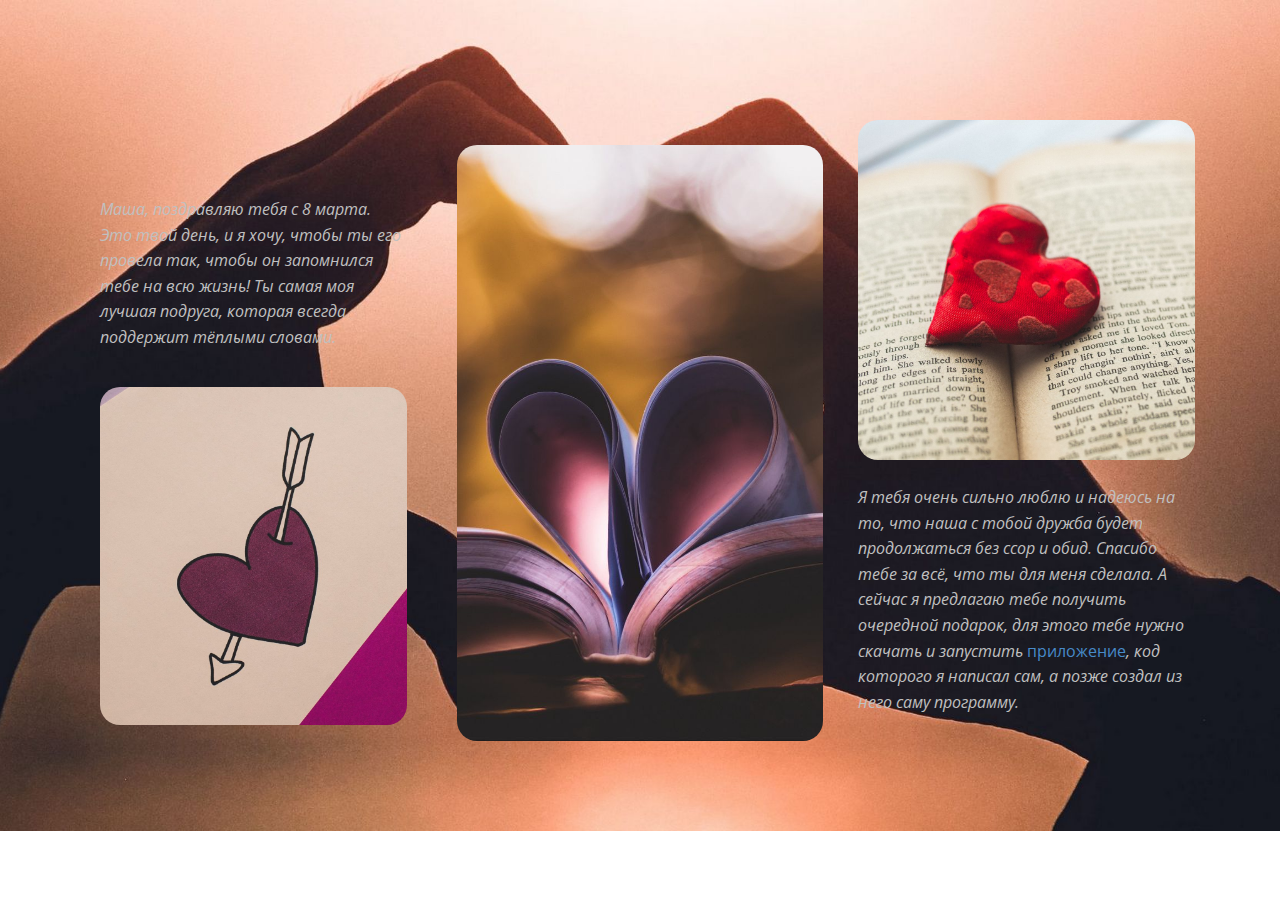
<file: index.html>
<!DOCTYPE html>
<html style="font-size: 16px;" lang="ru"><head>
    <meta name="viewport" content="width=device-width, initial-scale=1.0">
    <meta charset="utf-8">
    <meta name="keywords" content="">
    <meta name="description" content="">
    <title>Главная</title>
    <link rel="stylesheet" href="nicepage.css" media="screen">
<link rel="stylesheet" href="Главная.css" media="screen">
    <script class="u-script" type="text/javascript" src="jquery.js" defer=""></script>
    <script class="u-script" type="text/javascript" src="nicepage.js" defer=""></script>
    <meta name="generator" content="Nicepage 5.5.0, nicepage.com">
    <link id="u-theme-google-font" rel="stylesheet" href="https://fonts.googleapis.com/css?family=Roboto:100,100i,300,300i,400,400i,500,500i,700,700i,900,900i|Open+Sans:300,300i,400,400i,500,500i,600,600i,700,700i,800,800i">
    
    
    
    <script type="application/ld+json">{
		"@context": "http://schema.org",
		"@type": "Organization",
		"name": "Site1"
}</script>
    <meta name="theme-color" content="#478ac9">
    <meta property="og:title" content="Главная">
    <meta property="og:description" content="">
    <meta property="og:type" content="website">
  <meta data-intl-tel-input-cdn-path="intlTelInput/"></head>
  <body data-home-page="Главная.html" data-home-page-title="Главная" class="u-body u-overlap u-xl-mode" data-lang="ru"><header class="u-clearfix u-header u-header" id="sec-5e05"><div class="u-clearfix u-sheet u-sheet-1"></div></header>
    <section class="u-align-center u-clearfix u-image u-section-1" id="carousel_4984" data-image-width="2560" data-image-height="1440">
      <div class="u-clearfix u-sheet u-sheet-1">
        <div class="u-clearfix u-gutter-20 u-layout-wrap u-layout-wrap-1">
          <div class="u-layout">
            <div class="u-layout-row">
              <div class="u-container-style u-layout-cell u-left-cell u-size-20 u-layout-cell-1">
                <div class="u-container-layout u-container-layout-1">
                  <p class="u-text u-text-grey-25 u-text-1">Маша, поздравляю тебя с 8 марта. Это твой день, и я хочу, чтобы ты его провела так, чтобы он запомнился тебе на всю жизнь! Ты самая моя лучшая подруга, которая всегда поддержит тёплыми словами.</p>
                  <img class="u-expanded-width u-hover-feature u-image u-image-round u-radius-20 u-image-1" src="images/serdtse_strela_liubov_176441_1920x1080.jpg" data-image-width="1920" data-image-height="1080">
                </div>
              </div>
              <div class="u-container-style u-layout-cell u-size-20 u-layout-cell-2">
                <div class="u-container-layout u-valign-bottom u-container-layout-2">
                  <img class="u-expanded-width u-hover-feature u-image u-image-round u-radius-20 u-image-2" src="images/kniga_stranitsy_serdtse_163446_1920x1080.jpg" data-image-width="1920" data-image-height="1080">
                </div>
              </div>
              <div class="u-align-left u-container-style u-layout-cell u-right-cell u-size-20 u-layout-cell-3">
                <div class="u-container-layout u-container-layout-3">
                  <img class="u-expanded-width u-hover-feature u-image u-image-round u-radius-20 u-image-3" src="images/serdtse_kniga_liubov_116291_1920x1080.jpg" data-image-width="1920" data-image-height="1080">
                  <p class="u-text u-text-grey-25 u-text-2">Я тебя очень сильно люблю и надеюсь на то, что наша с тобой дружба будет продолжаться без ссор и обид. Спасибо тебе за всё, что ты для меня сделала. А сейчас я предлагаю тебе получить очередной подарок, для этого тебе нужно скачать и запустить&nbsp;<a href="https://disk.yandex.ru/d/9fv2I6y6qNuURQ" class="u-active-none u-border-none u-btn u-button-link u-button-style u-hover-none u-none u-text-palette-1-base u-btn-1" target="_blank">приложение</a>, код которого я написал сам, а позже создал из него саму программу.<br>
                  </p>
                </div>
              </div>
            </div>
          </div>
        </div>
      </div>
      
      
      
    </section>
    
    
    
    
  
</body></html>
</file>
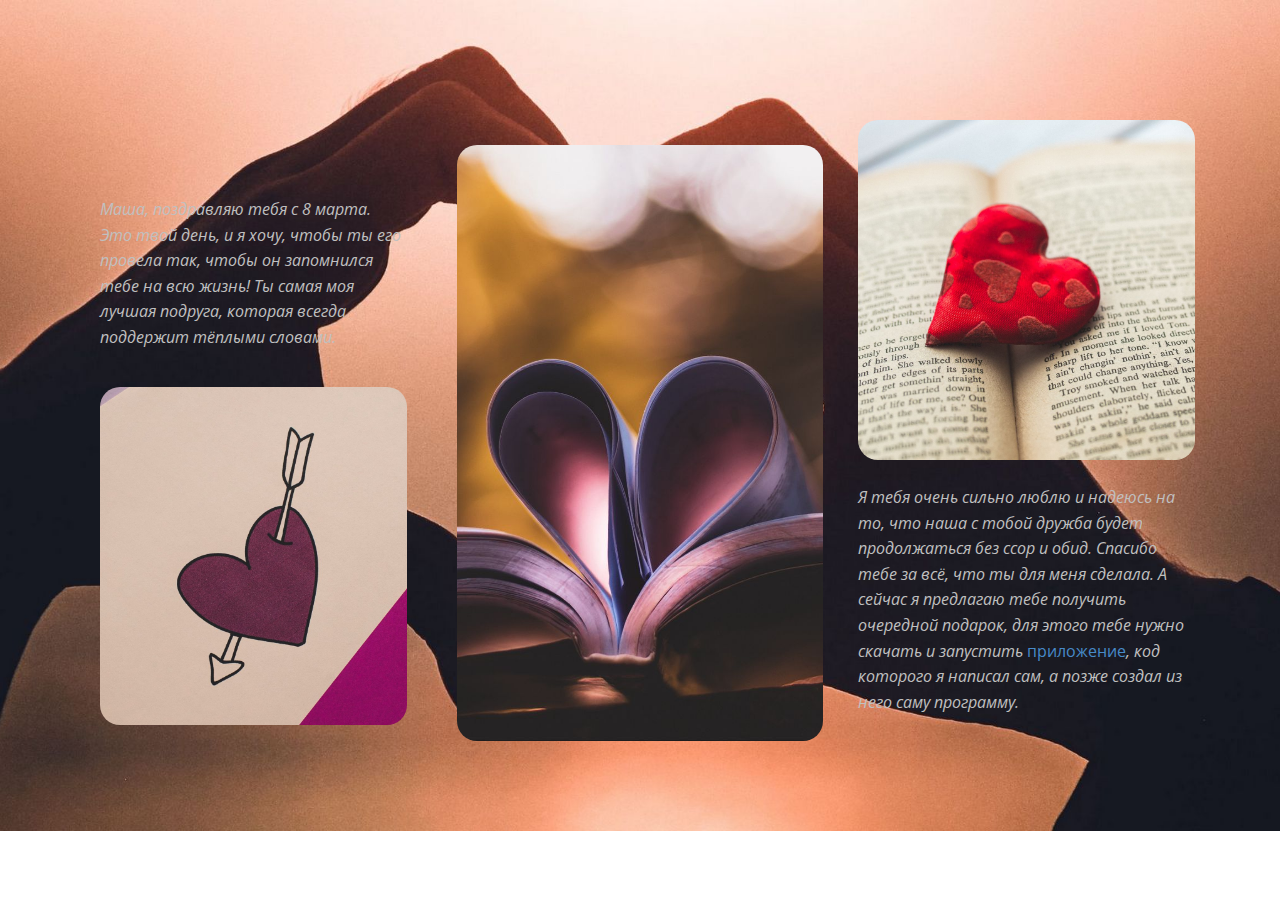
<file: Главная.html>
<!DOCTYPE html>
<html style="font-size: 16px;" lang="ru"><head>
    <meta name="viewport" content="width=device-width, initial-scale=1.0">
    <meta charset="utf-8">
    <meta name="keywords" content="">
    <meta name="description" content="">
    <title>Главная</title>
    <link rel="stylesheet" href="nicepage.css" media="screen">
<link rel="stylesheet" href="Главная.css" media="screen">
    <script class="u-script" type="text/javascript" src="jquery.js" defer=""></script>
    <script class="u-script" type="text/javascript" src="nicepage.js" defer=""></script>
    <meta name="generator" content="Nicepage 5.5.0, nicepage.com">
    <link id="u-theme-google-font" rel="stylesheet" href="https://fonts.googleapis.com/css?family=Roboto:100,100i,300,300i,400,400i,500,500i,700,700i,900,900i|Open+Sans:300,300i,400,400i,500,500i,600,600i,700,700i,800,800i">
    
    
    
    <script type="application/ld+json">{
		"@context": "http://schema.org",
		"@type": "Organization",
		"name": "Site1"
}</script>
    <meta name="theme-color" content="#478ac9">
    <meta property="og:title" content="Главная">
    <meta property="og:description" content="">
    <meta property="og:type" content="website">
  <meta data-intl-tel-input-cdn-path="intlTelInput/"></head>
  <body class="u-body u-overlap u-xl-mode" data-lang="ru"><header class="u-clearfix u-header u-header" id="sec-5e05"><div class="u-clearfix u-sheet u-sheet-1"></div></header>
    <section class="u-align-center u-clearfix u-image u-section-1" id="carousel_4984" data-image-width="2560" data-image-height="1440">
      <div class="u-clearfix u-sheet u-sheet-1">
        <div class="u-clearfix u-gutter-20 u-layout-wrap u-layout-wrap-1">
          <div class="u-layout">
            <div class="u-layout-row">
              <div class="u-container-style u-layout-cell u-left-cell u-size-20 u-layout-cell-1">
                <div class="u-container-layout u-container-layout-1">
                  <p class="u-text u-text-grey-25 u-text-1">Маша, поздравляю тебя с 8 марта. Это твой день, и я хочу, чтобы ты его провела так, чтобы он запомнился тебе на всю жизнь! Ты самая моя лучшая подруга, которая всегда поддержит тёплыми словами.</p>
                  <img class="u-expanded-width u-hover-feature u-image u-image-round u-radius-20 u-image-1" src="images/serdtse_strela_liubov_176441_1920x1080.jpg" data-image-width="1920" data-image-height="1080">
                </div>
              </div>
              <div class="u-container-style u-layout-cell u-size-20 u-layout-cell-2">
                <div class="u-container-layout u-valign-bottom u-container-layout-2">
                  <img class="u-expanded-width u-hover-feature u-image u-image-round u-radius-20 u-image-2" src="images/kniga_stranitsy_serdtse_163446_1920x1080.jpg" data-image-width="1920" data-image-height="1080">
                </div>
              </div>
              <div class="u-align-left u-container-style u-layout-cell u-right-cell u-size-20 u-layout-cell-3">
                <div class="u-container-layout u-container-layout-3">
                  <img class="u-expanded-width u-hover-feature u-image u-image-round u-radius-20 u-image-3" src="images/serdtse_kniga_liubov_116291_1920x1080.jpg" data-image-width="1920" data-image-height="1080">
                  <p class="u-text u-text-grey-25 u-text-2">Я тебя очень сильно люблю и надеюсь на то, что наша с тобой дружба будет продолжаться без ссор и обид. Спасибо тебе за всё, что ты для меня сделала. А сейчас я предлагаю тебе получить очередной подарок, для этого тебе нужно скачать и запустить&nbsp;<a href="https://disk.yandex.ru/d/9fv2I6y6qNuURQ" class="u-active-none u-border-none u-btn u-button-link u-button-style u-hover-none u-none u-text-palette-1-base u-btn-1" target="_blank">приложение</a>, код которого я написал сам, а позже создал из него саму программу.<br>
                  </p>
                </div>
              </div>
            </div>
          </div>
        </div>
      </div>
      
      
      
    </section>
    
    
    
    
  
</body></html>
</file>
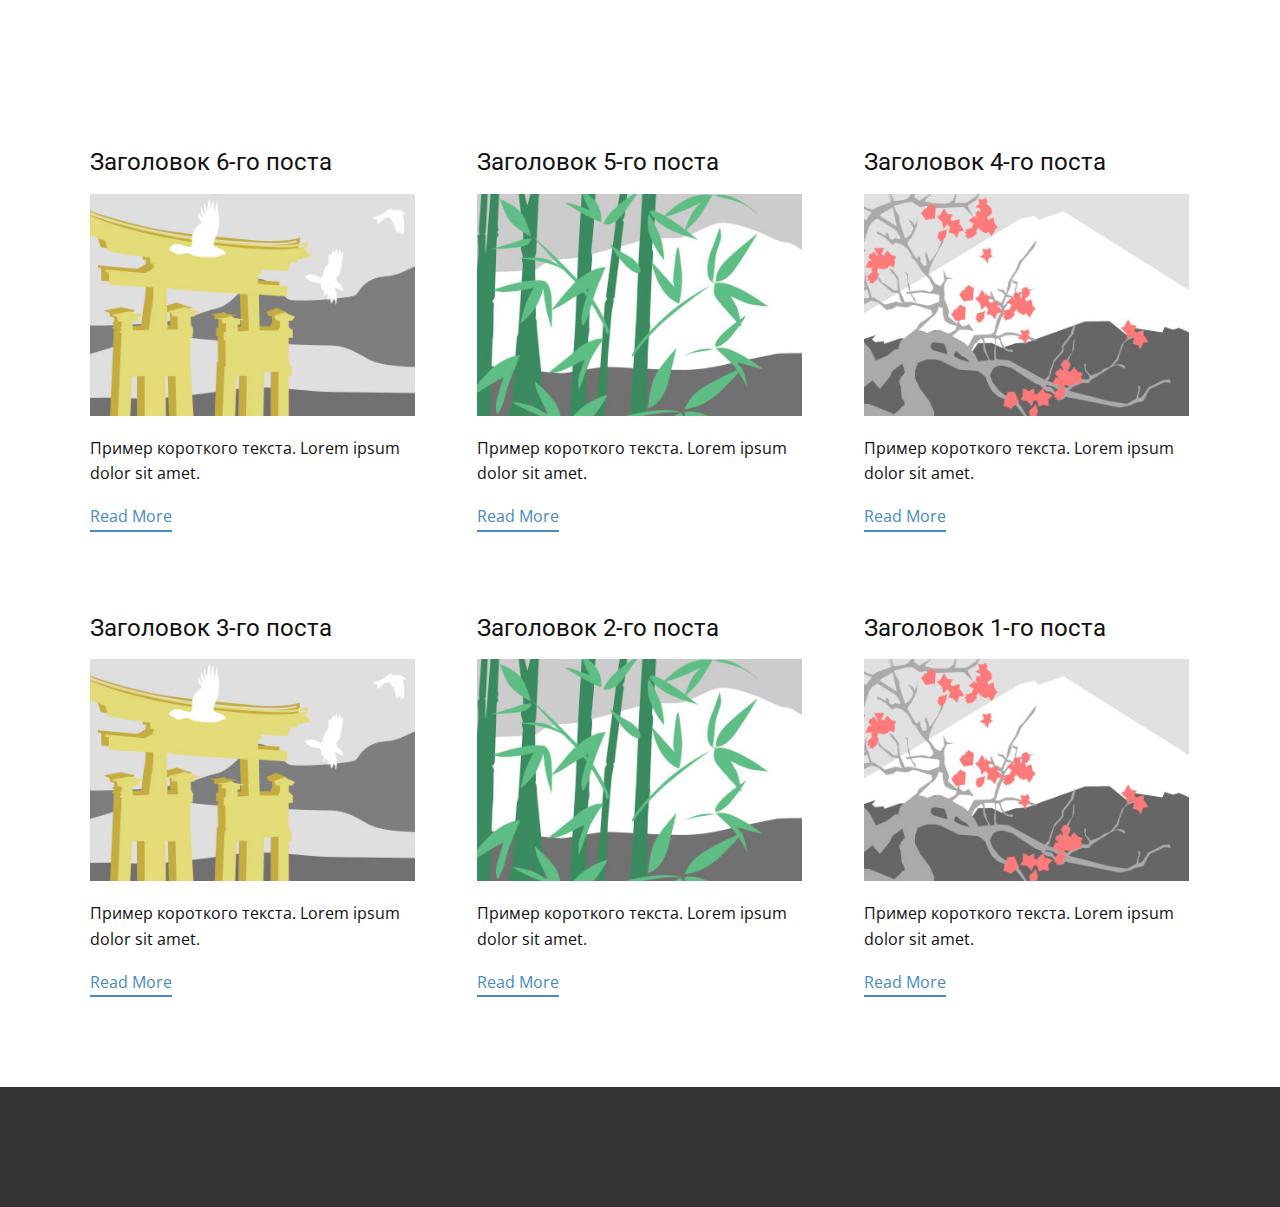
<file: blog/blog.html>
<!DOCTYPE html>
<html style="font-size: 16px;" lang="ru"><head>
    <meta name="viewport" content="width=device-width, initial-scale=1.0">
    <meta charset="utf-8">
    <meta name="keywords" content="">
    <meta name="description" content="">
    <title>Blog Template</title>
    <link rel="stylesheet" href="../nicepage.css" media="screen">
<link rel="stylesheet" href="../Blog-Template.css" media="screen">
    <script class="u-script" type="text/javascript" src="../jquery.js" defer=""></script>
    <script class="u-script" type="text/javascript" src="../nicepage.js" defer=""></script>
    <meta name="generator" content="Nicepage 5.5.0, nicepage.com">
    <link id="u-theme-google-font" rel="stylesheet" href="https://fonts.googleapis.com/css?family=Roboto:100,100i,300,300i,400,400i,500,500i,700,700i,900,900i|Open+Sans:300,300i,400,400i,500,500i,600,600i,700,700i,800,800i">
    
    
    
    <script type="application/ld+json">{
		"@context": "http://schema.org",
		"@type": "Organization",
		"name": "Site1"
}</script>
    <meta name="theme-color" content="#478ac9">
  <meta data-intl-tel-input-cdn-path="intlTelInput/"></head>
  <body class="u-body u-xl-mode" data-lang="ru"><header class="u-clearfix u-header u-header" id="sec-5e05"><div class="u-clearfix u-sheet u-sheet-1"></div></header>
    <section class="u-clearfix u-section-1" id="sec-94ad">
      <div class="u-clearfix u-sheet u-valign-middle u-sheet-1"><!--blog--><!--blog_options_json--><!--{"type":"Recent","source":"","tags":"","count":""}--><!--/blog_options_json-->
        <div class="u-blog u-expanded-width u-repeater u-repeater-1"><!--blog_post-->
          <div class="u-blog-post u-container-style u-repeater-item u-white u-repeater-item-1">
            <div class="u-container-layout u-similar-container u-valign-top u-container-layout-1"><!--blog_post_header-->
              <h4 class="u-blog-control u-text u-text-1">
                <a class="u-post-header-link" href="../blog/пост-5.html">Заголовок 6-го поста</a>
              </h4><!--/blog_post_header--><!--blog_post_image-->
              <a class="u-post-header-link" href="../blog/пост-5.html"><img alt="" class="u-blog-control u-expanded-width u-image u-image-default u-image-1" src="../images/8ad73f3c.jpeg"></a><!--/blog_post_image--><!--blog_post_content-->
              <div class="u-blog-control u-post-content u-text u-text-2 fr-view">Пример короткого текста. Lorem ipsum dolor sit amet.</div><!--/blog_post_content--><!--blog_post_readmore-->
              <a href="../blog/пост-5.html" class="u-blog-control u-border-2 u-border-palette-1-base u-btn u-btn-rectangle u-button-style u-none u-btn-1"><!--blog_post_readmore_content--><!--options_json--><!--{"content":"Read More","defaultValue":"Читать дальше"}--><!--/options_json-->Read More<!--/blog_post_readmore_content--></a><!--/blog_post_readmore-->
            </div>
          </div><div class="u-blog-post u-container-style u-repeater-item u-video-cover u-white">
            <div class="u-container-layout u-similar-container u-valign-top u-container-layout-2"><!--blog_post_header-->
              <h4 class="u-blog-control u-text u-text-3">
                <a class="u-post-header-link" href="../blog/пост-4.html">Заголовок 5-го поста</a>
              </h4><!--/blog_post_header--><!--blog_post_image-->
              <a class="u-post-header-link" href="../blog/пост-4.html"><img alt="" class="u-blog-control u-expanded-width u-image u-image-default u-image-2" src="../images/68f64b9d.jpeg"></a><!--/blog_post_image--><!--blog_post_content-->
              <div class="u-blog-control u-post-content u-text u-text-4 fr-view">Пример короткого текста. Lorem ipsum dolor sit amet.</div><!--/blog_post_content--><!--blog_post_readmore-->
              <a href="../blog/пост-4.html" class="u-blog-control u-border-2 u-border-palette-1-base u-btn u-btn-rectangle u-button-style u-none u-btn-2"><!--blog_post_readmore_content--><!--options_json--><!--{"content":"Read More","defaultValue":"Читать дальше"}--><!--/options_json-->Read More<!--/blog_post_readmore_content--></a><!--/blog_post_readmore-->
            </div>
          </div><div class="u-blog-post u-container-style u-repeater-item u-video-cover u-white">
            <div class="u-container-layout u-similar-container u-valign-top u-container-layout-3"><!--blog_post_header-->
              <h4 class="u-blog-control u-text u-text-5">
                <a class="u-post-header-link" href="../blog/пост-3.html">Заголовок 4-го поста</a>
              </h4><!--/blog_post_header--><!--blog_post_image-->
              <a class="u-post-header-link" href="../blog/пост-3.html"><img alt="" class="u-blog-control u-expanded-width u-image u-image-default u-image-3" src="../images/0fd3416c.jpeg"></a><!--/blog_post_image--><!--blog_post_content-->
              <div class="u-blog-control u-post-content u-text u-text-6 fr-view">Пример короткого текста. Lorem ipsum dolor sit amet.</div><!--/blog_post_content--><!--blog_post_readmore-->
              <a href="../blog/пост-3.html" class="u-blog-control u-border-2 u-border-palette-1-base u-btn u-btn-rectangle u-button-style u-none u-btn-3"><!--blog_post_readmore_content--><!--options_json--><!--{"content":"Read More","defaultValue":"Читать дальше"}--><!--/options_json-->Read More<!--/blog_post_readmore_content--></a><!--/blog_post_readmore-->
            </div>
          </div><div class="u-blog-post u-container-style u-repeater-item u-white u-repeater-item-1">
            <div class="u-container-layout u-similar-container u-valign-top u-container-layout-1"><!--blog_post_header-->
              <h4 class="u-blog-control u-text u-text-1">
                <a class="u-post-header-link" href="../blog/пост-2.html">Заголовок 3-го поста</a>
              </h4><!--/blog_post_header--><!--blog_post_image-->
              <a class="u-post-header-link" href="../blog/пост-2.html"><img alt="" class="u-blog-control u-expanded-width u-image u-image-default u-image-1" src="../images/8ad73f3c.jpeg"></a><!--/blog_post_image--><!--blog_post_content-->
              <div class="u-blog-control u-post-content u-text u-text-2 fr-view">Пример короткого текста. Lorem ipsum dolor sit amet.</div><!--/blog_post_content--><!--blog_post_readmore-->
              <a href="../blog/пост-2.html" class="u-blog-control u-border-2 u-border-palette-1-base u-btn u-btn-rectangle u-button-style u-none u-btn-1"><!--blog_post_readmore_content--><!--options_json--><!--{"content":"Read More","defaultValue":"Читать дальше"}--><!--/options_json-->Read More<!--/blog_post_readmore_content--></a><!--/blog_post_readmore-->
            </div>
          </div><div class="u-blog-post u-container-style u-repeater-item u-video-cover u-white">
            <div class="u-container-layout u-similar-container u-valign-top u-container-layout-2"><!--blog_post_header-->
              <h4 class="u-blog-control u-text u-text-3">
                <a class="u-post-header-link" href="../blog/пост-1.html">Заголовок 2-го поста</a>
              </h4><!--/blog_post_header--><!--blog_post_image-->
              <a class="u-post-header-link" href="../blog/пост-1.html"><img alt="" class="u-blog-control u-expanded-width u-image u-image-default u-image-2" src="../images/68f64b9d.jpeg"></a><!--/blog_post_image--><!--blog_post_content-->
              <div class="u-blog-control u-post-content u-text u-text-4 fr-view">Пример короткого текста. Lorem ipsum dolor sit amet.</div><!--/blog_post_content--><!--blog_post_readmore-->
              <a href="../blog/пост-1.html" class="u-blog-control u-border-2 u-border-palette-1-base u-btn u-btn-rectangle u-button-style u-none u-btn-2"><!--blog_post_readmore_content--><!--options_json--><!--{"content":"Read More","defaultValue":"Читать дальше"}--><!--/options_json-->Read More<!--/blog_post_readmore_content--></a><!--/blog_post_readmore-->
            </div>
          </div><div class="u-blog-post u-container-style u-repeater-item u-video-cover u-white">
            <div class="u-container-layout u-similar-container u-valign-top u-container-layout-3"><!--blog_post_header-->
              <h4 class="u-blog-control u-text u-text-5">
                <a class="u-post-header-link" href="../blog/пост.html">Заголовок 1-го поста</a>
              </h4><!--/blog_post_header--><!--blog_post_image-->
              <a class="u-post-header-link" href="../blog/пост.html"><img alt="" class="u-blog-control u-expanded-width u-image u-image-default u-image-3" src="../images/0fd3416c.jpeg"></a><!--/blog_post_image--><!--blog_post_content-->
              <div class="u-blog-control u-post-content u-text u-text-6 fr-view">Пример короткого текста. Lorem ipsum dolor sit amet.</div><!--/blog_post_content--><!--blog_post_readmore-->
              <a href="../blog/пост.html" class="u-blog-control u-border-2 u-border-palette-1-base u-btn u-btn-rectangle u-button-style u-none u-btn-3"><!--blog_post_readmore_content--><!--options_json--><!--{"content":"Read More","defaultValue":"Читать дальше"}--><!--/options_json-->Read More<!--/blog_post_readmore_content--></a><!--/blog_post_readmore-->
            </div>
          </div><!--/blog_post--><!--blog_post-->
          <!--/blog_post--><!--blog_post-->
          <!--/blog_post-->
        </div><!--/blog-->
      </div>
    </section>
    
    
    
    <footer class="u-align-center u-clearfix u-footer u-grey-80 u-footer" id="sec-13b6"><div class="u-clearfix u-sheet u-sheet-1"></div></footer>
  
</body></html>
</file>
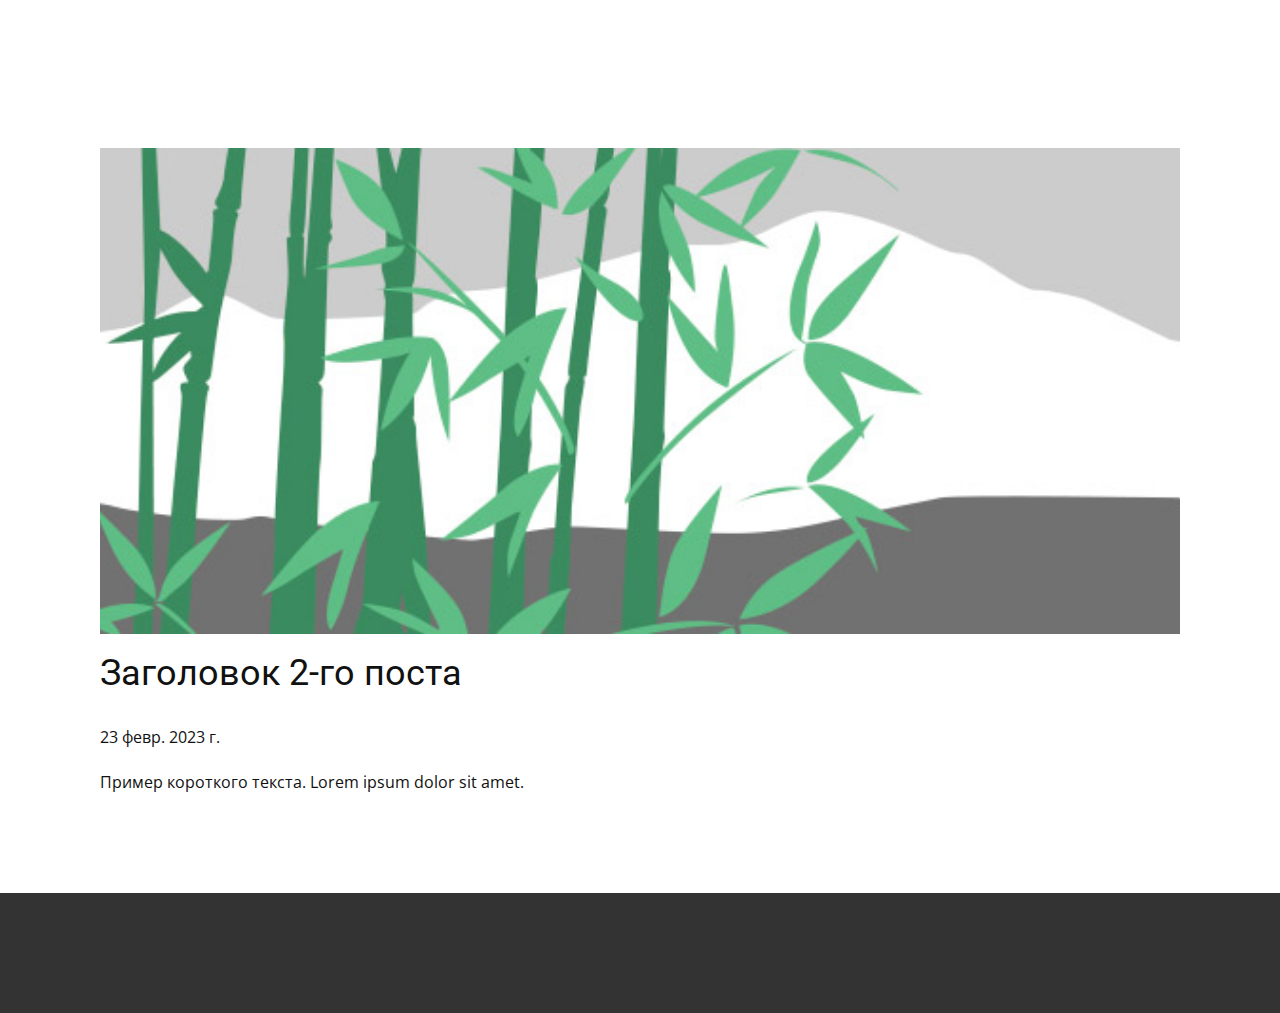
<file: blog/пост-1.html>
<!DOCTYPE html>
<html style="font-size: 16px;" lang="ru"><head>
    <meta name="viewport" content="width=device-width, initial-scale=1.0">
    <meta charset="utf-8">
    <meta name="keywords" content="Заголовок 1-го поста">
    <meta name="description" content="">
    <title>Заголовок 2-го поста</title>
    <link rel="stylesheet" href="../nicepage.css" media="screen">
<link rel="stylesheet" href="../Post-Template.css" media="screen">
    <script class="u-script" type="text/javascript" src="../jquery.js" defer=""></script>
    <script class="u-script" type="text/javascript" src="../nicepage.js" defer=""></script>
    <meta name="generator" content="Nicepage 5.5.0, nicepage.com">
    <link id="u-theme-google-font" rel="stylesheet" href="https://fonts.googleapis.com/css?family=Roboto:100,100i,300,300i,400,400i,500,500i,700,700i,900,900i|Open+Sans:300,300i,400,400i,500,500i,600,600i,700,700i,800,800i">
    
    
    
    <script type="application/ld+json">{
		"@context": "http://schema.org",
		"@type": "Organization",
		"name": "Site1"
}</script>
    <meta name="theme-color" content="#478ac9">
  <meta data-intl-tel-input-cdn-path="intlTelInput/"></head>
  <body class="u-body u-xl-mode" data-lang="ru"><header class="u-clearfix u-header u-header" id="sec-5e05"><div class="u-clearfix u-sheet u-sheet-1"></div></header>
    <section class="u-align-center u-clearfix u-section-1" id="sec-1d45">
      <div class="u-clearfix u-sheet u-valign-middle-md u-valign-middle-sm u-valign-middle-xs u-sheet-1"><!--post_details--><!--post_details_options_json--><!--{"source":""}--><!--/post_details_options_json--><!--blog_post-->
        <div class="u-container-style u-expanded-width u-post-details u-post-details-1">
          <div class="u-container-layout u-valign-middle u-container-layout-1"><!--blog_post_image-->
            <img alt="" class="u-blog-control u-expanded-width u-image u-image-default u-image-1" src="../images/68f64b9d.jpeg"><!--/blog_post_image--><!--blog_post_header-->
            <h2 class="u-blog-control u-text u-text-1">Заголовок 2-го поста</h2><!--/blog_post_header--><!--blog_post_metadata-->
            <div class="u-blog-control u-metadata u-metadata-1"><!--blog_post_metadata_date-->
              <span class="u-meta-date u-meta-icon">23 февр. 2023 г.</span><!--/blog_post_metadata_date--><!--blog_post_metadata_category-->
              <!--/blog_post_metadata_category--><!--blog_post_metadata_comments-->
              <!--/blog_post_metadata_comments-->
            </div><!--/blog_post_metadata--><!--blog_post_content-->
            <div class="u-align-justify u-blog-control u-post-content u-text u-text-2 fr-view">
  Пример короткого текста. Lorem ipsum dolor sit amet.
  </div><!--/blog_post_content-->
          </div>
        </div><!--/blog_post--><!--/post_details-->
      </div>
    </section>
    
    
    
    <footer class="u-align-center u-clearfix u-footer u-grey-80 u-footer" id="sec-13b6"><div class="u-clearfix u-sheet u-sheet-1"></div></footer>
  
</body></html>
</file>
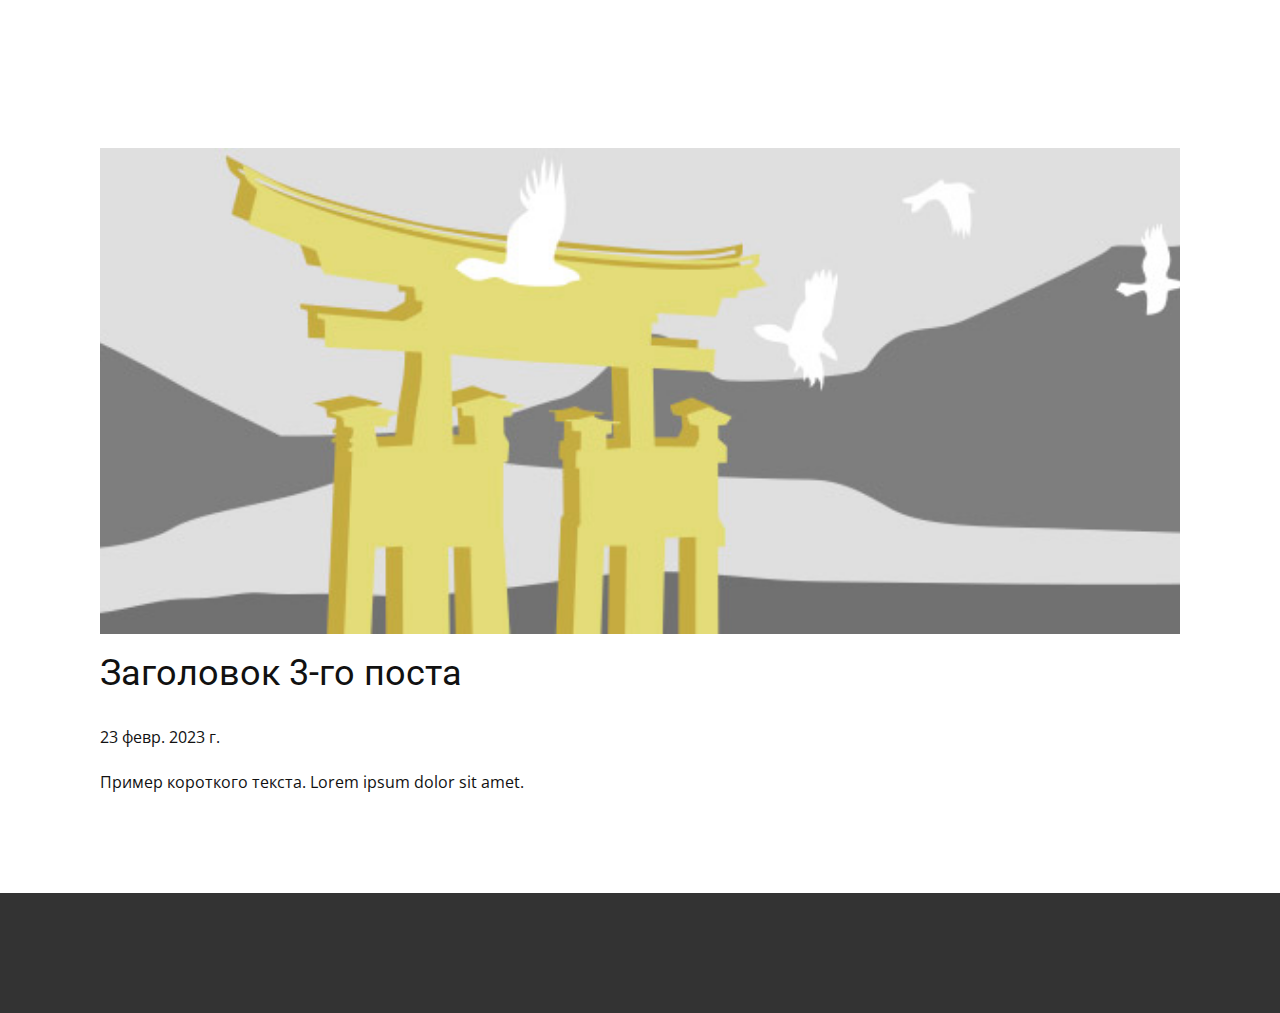
<file: blog/пост-2.html>
<!DOCTYPE html>
<html style="font-size: 16px;" lang="ru"><head>
    <meta name="viewport" content="width=device-width, initial-scale=1.0">
    <meta charset="utf-8">
    <meta name="keywords" content="Заголовок 1-го поста">
    <meta name="description" content="">
    <title>Заголовок 3-го поста</title>
    <link rel="stylesheet" href="../nicepage.css" media="screen">
<link rel="stylesheet" href="../Post-Template.css" media="screen">
    <script class="u-script" type="text/javascript" src="../jquery.js" defer=""></script>
    <script class="u-script" type="text/javascript" src="../nicepage.js" defer=""></script>
    <meta name="generator" content="Nicepage 5.5.0, nicepage.com">
    <link id="u-theme-google-font" rel="stylesheet" href="https://fonts.googleapis.com/css?family=Roboto:100,100i,300,300i,400,400i,500,500i,700,700i,900,900i|Open+Sans:300,300i,400,400i,500,500i,600,600i,700,700i,800,800i">
    
    
    
    <script type="application/ld+json">{
		"@context": "http://schema.org",
		"@type": "Organization",
		"name": "Site1"
}</script>
    <meta name="theme-color" content="#478ac9">
  <meta data-intl-tel-input-cdn-path="intlTelInput/"></head>
  <body class="u-body u-xl-mode" data-lang="ru"><header class="u-clearfix u-header u-header" id="sec-5e05"><div class="u-clearfix u-sheet u-sheet-1"></div></header>
    <section class="u-align-center u-clearfix u-section-1" id="sec-1d45">
      <div class="u-clearfix u-sheet u-valign-middle-md u-valign-middle-sm u-valign-middle-xs u-sheet-1"><!--post_details--><!--post_details_options_json--><!--{"source":""}--><!--/post_details_options_json--><!--blog_post-->
        <div class="u-container-style u-expanded-width u-post-details u-post-details-1">
          <div class="u-container-layout u-valign-middle u-container-layout-1"><!--blog_post_image-->
            <img alt="" class="u-blog-control u-expanded-width u-image u-image-default u-image-1" src="../images/8ad73f3c.jpeg"><!--/blog_post_image--><!--blog_post_header-->
            <h2 class="u-blog-control u-text u-text-1">Заголовок 3-го поста</h2><!--/blog_post_header--><!--blog_post_metadata-->
            <div class="u-blog-control u-metadata u-metadata-1"><!--blog_post_metadata_date-->
              <span class="u-meta-date u-meta-icon">23 февр. 2023 г.</span><!--/blog_post_metadata_date--><!--blog_post_metadata_category-->
              <!--/blog_post_metadata_category--><!--blog_post_metadata_comments-->
              <!--/blog_post_metadata_comments-->
            </div><!--/blog_post_metadata--><!--blog_post_content-->
            <div class="u-align-justify u-blog-control u-post-content u-text u-text-2 fr-view">
  Пример короткого текста. Lorem ipsum dolor sit amet.
  </div><!--/blog_post_content-->
          </div>
        </div><!--/blog_post--><!--/post_details-->
      </div>
    </section>
    
    
    
    <footer class="u-align-center u-clearfix u-footer u-grey-80 u-footer" id="sec-13b6"><div class="u-clearfix u-sheet u-sheet-1"></div></footer>
  
</body></html>
</file>
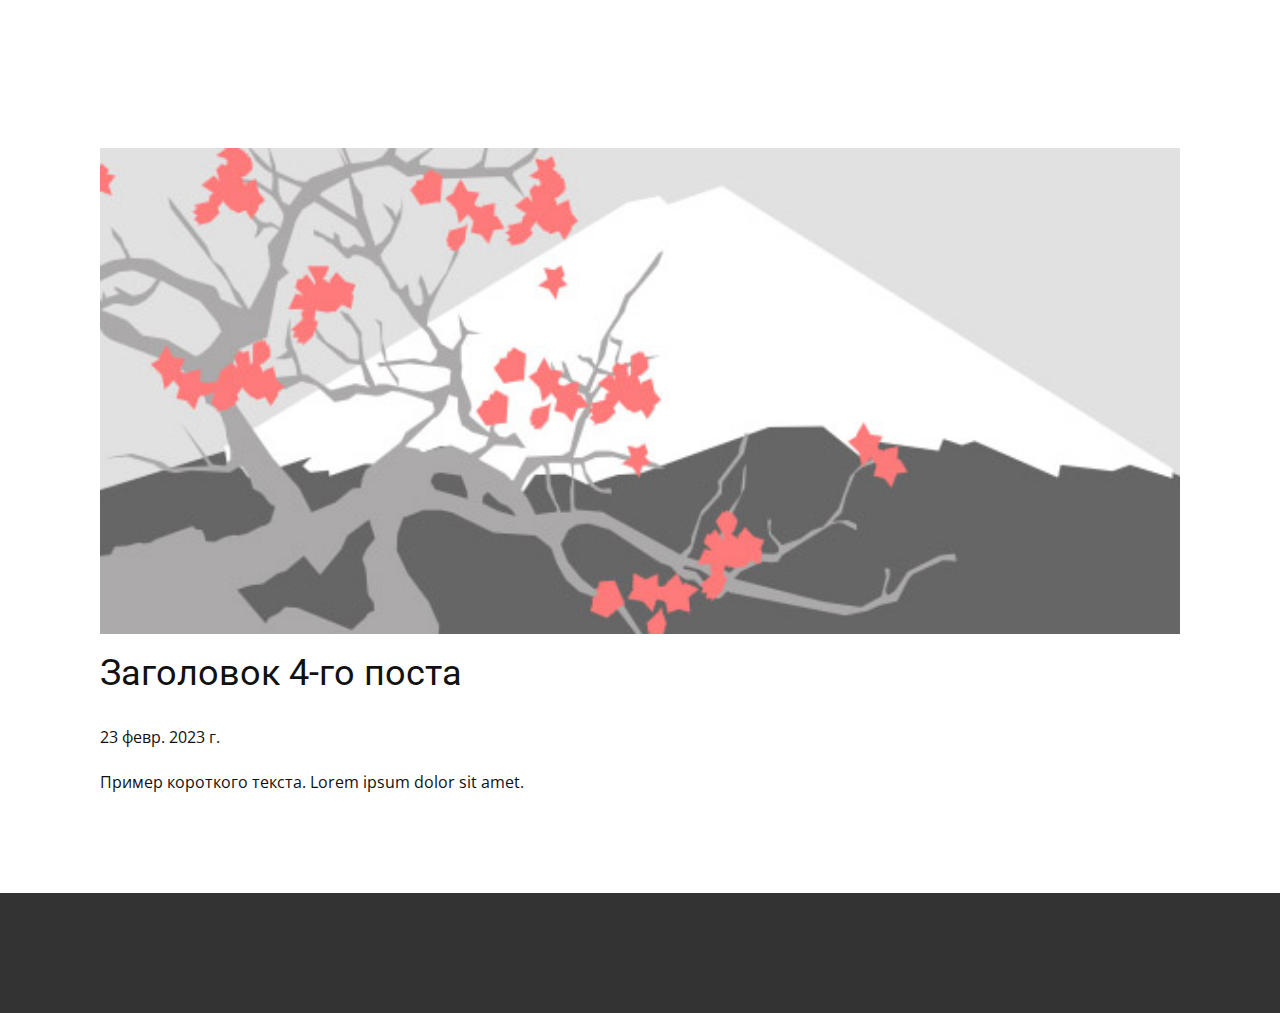
<file: blog/пост-3.html>
<!DOCTYPE html>
<html style="font-size: 16px;" lang="ru"><head>
    <meta name="viewport" content="width=device-width, initial-scale=1.0">
    <meta charset="utf-8">
    <meta name="keywords" content="Заголовок 1-го поста">
    <meta name="description" content="">
    <title>Заголовок 4-го поста</title>
    <link rel="stylesheet" href="../nicepage.css" media="screen">
<link rel="stylesheet" href="../Post-Template.css" media="screen">
    <script class="u-script" type="text/javascript" src="../jquery.js" defer=""></script>
    <script class="u-script" type="text/javascript" src="../nicepage.js" defer=""></script>
    <meta name="generator" content="Nicepage 5.5.0, nicepage.com">
    <link id="u-theme-google-font" rel="stylesheet" href="https://fonts.googleapis.com/css?family=Roboto:100,100i,300,300i,400,400i,500,500i,700,700i,900,900i|Open+Sans:300,300i,400,400i,500,500i,600,600i,700,700i,800,800i">
    
    
    
    <script type="application/ld+json">{
		"@context": "http://schema.org",
		"@type": "Organization",
		"name": "Site1"
}</script>
    <meta name="theme-color" content="#478ac9">
  <meta data-intl-tel-input-cdn-path="intlTelInput/"></head>
  <body class="u-body u-xl-mode" data-lang="ru"><header class="u-clearfix u-header u-header" id="sec-5e05"><div class="u-clearfix u-sheet u-sheet-1"></div></header>
    <section class="u-align-center u-clearfix u-section-1" id="sec-1d45">
      <div class="u-clearfix u-sheet u-valign-middle-md u-valign-middle-sm u-valign-middle-xs u-sheet-1"><!--post_details--><!--post_details_options_json--><!--{"source":""}--><!--/post_details_options_json--><!--blog_post-->
        <div class="u-container-style u-expanded-width u-post-details u-post-details-1">
          <div class="u-container-layout u-valign-middle u-container-layout-1"><!--blog_post_image-->
            <img alt="" class="u-blog-control u-expanded-width u-image u-image-default u-image-1" src="../images/0fd3416c.jpeg"><!--/blog_post_image--><!--blog_post_header-->
            <h2 class="u-blog-control u-text u-text-1">Заголовок 4-го поста</h2><!--/blog_post_header--><!--blog_post_metadata-->
            <div class="u-blog-control u-metadata u-metadata-1"><!--blog_post_metadata_date-->
              <span class="u-meta-date u-meta-icon">23 февр. 2023 г.</span><!--/blog_post_metadata_date--><!--blog_post_metadata_category-->
              <!--/blog_post_metadata_category--><!--blog_post_metadata_comments-->
              <!--/blog_post_metadata_comments-->
            </div><!--/blog_post_metadata--><!--blog_post_content-->
            <div class="u-align-justify u-blog-control u-post-content u-text u-text-2 fr-view">
  Пример короткого текста. Lorem ipsum dolor sit amet.
  </div><!--/blog_post_content-->
          </div>
        </div><!--/blog_post--><!--/post_details-->
      </div>
    </section>
    
    
    
    <footer class="u-align-center u-clearfix u-footer u-grey-80 u-footer" id="sec-13b6"><div class="u-clearfix u-sheet u-sheet-1"></div></footer>
  
</body></html>
</file>
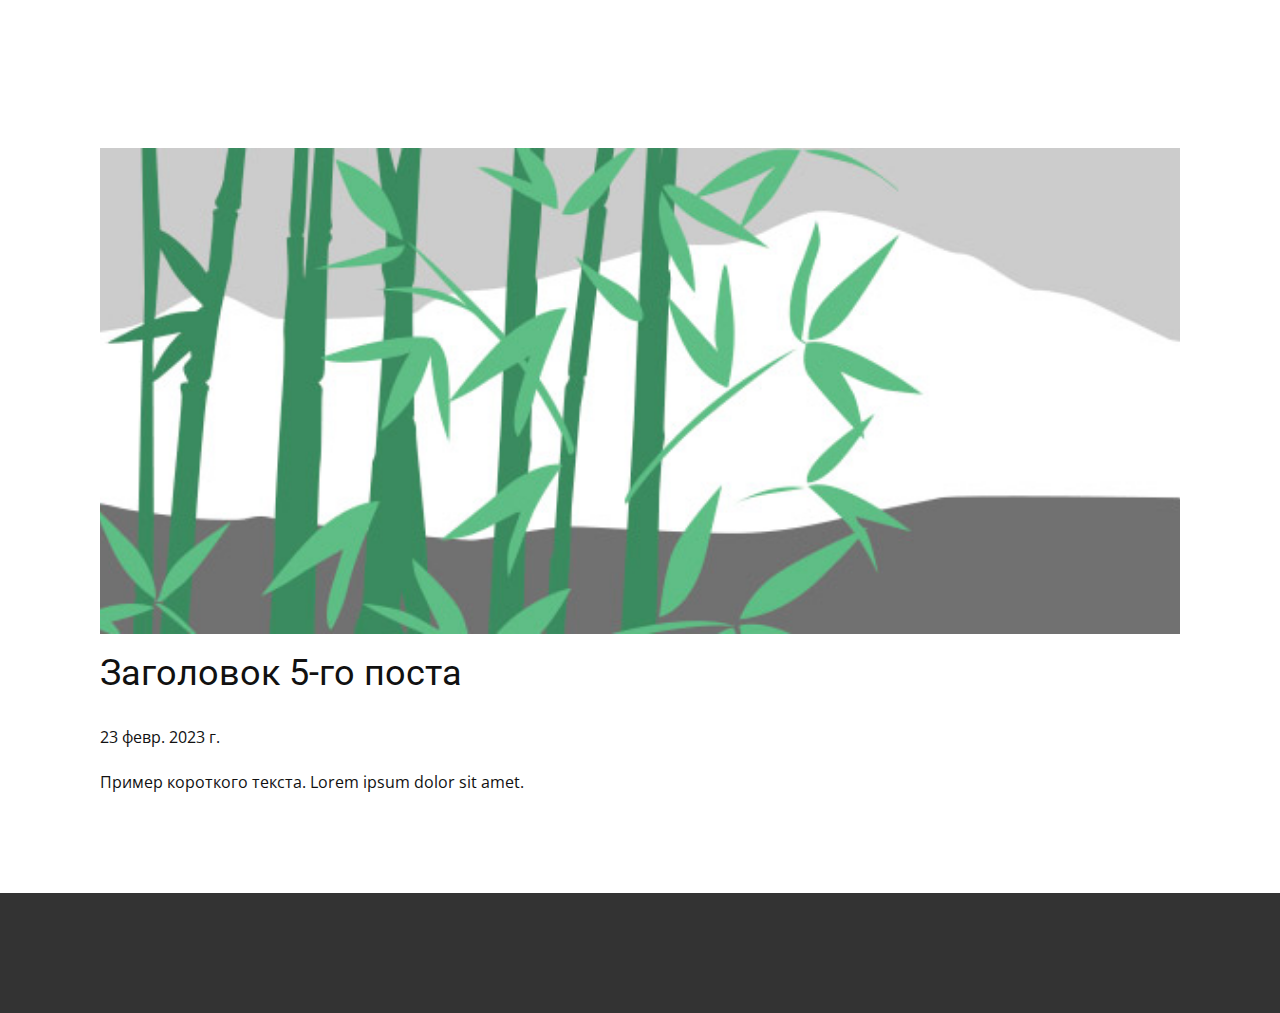
<file: blog/пост-4.html>
<!DOCTYPE html>
<html style="font-size: 16px;" lang="ru"><head>
    <meta name="viewport" content="width=device-width, initial-scale=1.0">
    <meta charset="utf-8">
    <meta name="keywords" content="Заголовок 1-го поста">
    <meta name="description" content="">
    <title>Заголовок 5-го поста</title>
    <link rel="stylesheet" href="../nicepage.css" media="screen">
<link rel="stylesheet" href="../Post-Template.css" media="screen">
    <script class="u-script" type="text/javascript" src="../jquery.js" defer=""></script>
    <script class="u-script" type="text/javascript" src="../nicepage.js" defer=""></script>
    <meta name="generator" content="Nicepage 5.5.0, nicepage.com">
    <link id="u-theme-google-font" rel="stylesheet" href="https://fonts.googleapis.com/css?family=Roboto:100,100i,300,300i,400,400i,500,500i,700,700i,900,900i|Open+Sans:300,300i,400,400i,500,500i,600,600i,700,700i,800,800i">
    
    
    
    <script type="application/ld+json">{
		"@context": "http://schema.org",
		"@type": "Organization",
		"name": "Site1"
}</script>
    <meta name="theme-color" content="#478ac9">
  <meta data-intl-tel-input-cdn-path="intlTelInput/"></head>
  <body class="u-body u-xl-mode" data-lang="ru"><header class="u-clearfix u-header u-header" id="sec-5e05"><div class="u-clearfix u-sheet u-sheet-1"></div></header>
    <section class="u-align-center u-clearfix u-section-1" id="sec-1d45">
      <div class="u-clearfix u-sheet u-valign-middle-md u-valign-middle-sm u-valign-middle-xs u-sheet-1"><!--post_details--><!--post_details_options_json--><!--{"source":""}--><!--/post_details_options_json--><!--blog_post-->
        <div class="u-container-style u-expanded-width u-post-details u-post-details-1">
          <div class="u-container-layout u-valign-middle u-container-layout-1"><!--blog_post_image-->
            <img alt="" class="u-blog-control u-expanded-width u-image u-image-default u-image-1" src="../images/68f64b9d.jpeg"><!--/blog_post_image--><!--blog_post_header-->
            <h2 class="u-blog-control u-text u-text-1">Заголовок 5-го поста</h2><!--/blog_post_header--><!--blog_post_metadata-->
            <div class="u-blog-control u-metadata u-metadata-1"><!--blog_post_metadata_date-->
              <span class="u-meta-date u-meta-icon">23 февр. 2023 г.</span><!--/blog_post_metadata_date--><!--blog_post_metadata_category-->
              <!--/blog_post_metadata_category--><!--blog_post_metadata_comments-->
              <!--/blog_post_metadata_comments-->
            </div><!--/blog_post_metadata--><!--blog_post_content-->
            <div class="u-align-justify u-blog-control u-post-content u-text u-text-2 fr-view">
  Пример короткого текста. Lorem ipsum dolor sit amet.
  </div><!--/blog_post_content-->
          </div>
        </div><!--/blog_post--><!--/post_details-->
      </div>
    </section>
    
    
    
    <footer class="u-align-center u-clearfix u-footer u-grey-80 u-footer" id="sec-13b6"><div class="u-clearfix u-sheet u-sheet-1"></div></footer>
  
</body></html>
</file>
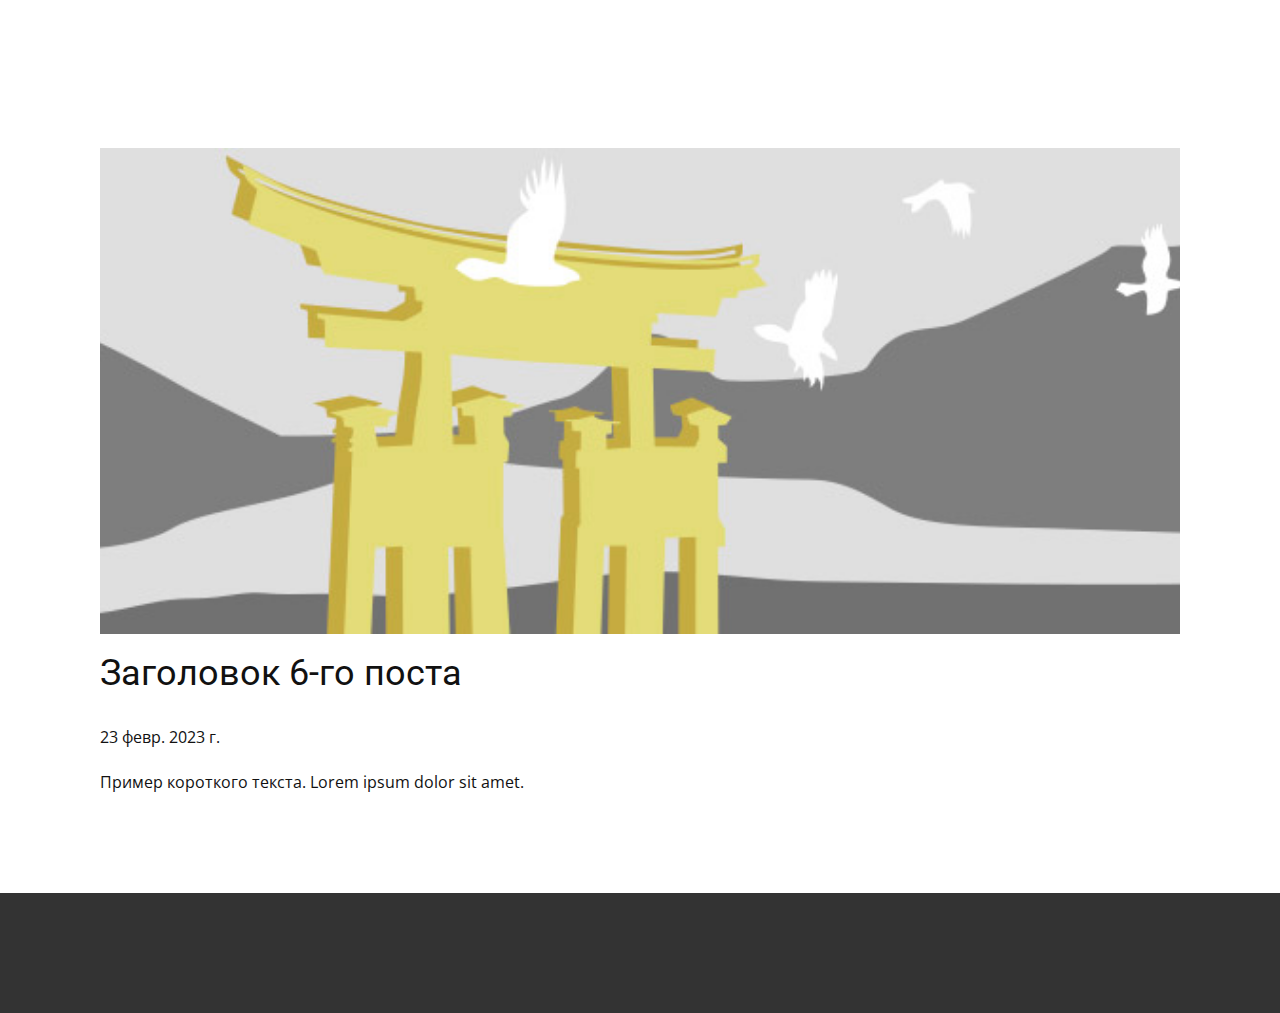
<file: blog/пост-5.html>
<!DOCTYPE html>
<html style="font-size: 16px;" lang="ru"><head>
    <meta name="viewport" content="width=device-width, initial-scale=1.0">
    <meta charset="utf-8">
    <meta name="keywords" content="Заголовок 1-го поста">
    <meta name="description" content="">
    <title>Заголовок 6-го поста</title>
    <link rel="stylesheet" href="../nicepage.css" media="screen">
<link rel="stylesheet" href="../Post-Template.css" media="screen">
    <script class="u-script" type="text/javascript" src="../jquery.js" defer=""></script>
    <script class="u-script" type="text/javascript" src="../nicepage.js" defer=""></script>
    <meta name="generator" content="Nicepage 5.5.0, nicepage.com">
    <link id="u-theme-google-font" rel="stylesheet" href="https://fonts.googleapis.com/css?family=Roboto:100,100i,300,300i,400,400i,500,500i,700,700i,900,900i|Open+Sans:300,300i,400,400i,500,500i,600,600i,700,700i,800,800i">
    
    
    
    <script type="application/ld+json">{
		"@context": "http://schema.org",
		"@type": "Organization",
		"name": "Site1"
}</script>
    <meta name="theme-color" content="#478ac9">
  <meta data-intl-tel-input-cdn-path="intlTelInput/"></head>
  <body class="u-body u-xl-mode" data-lang="ru"><header class="u-clearfix u-header u-header" id="sec-5e05"><div class="u-clearfix u-sheet u-sheet-1"></div></header>
    <section class="u-align-center u-clearfix u-section-1" id="sec-1d45">
      <div class="u-clearfix u-sheet u-valign-middle-md u-valign-middle-sm u-valign-middle-xs u-sheet-1"><!--post_details--><!--post_details_options_json--><!--{"source":""}--><!--/post_details_options_json--><!--blog_post-->
        <div class="u-container-style u-expanded-width u-post-details u-post-details-1">
          <div class="u-container-layout u-valign-middle u-container-layout-1"><!--blog_post_image-->
            <img alt="" class="u-blog-control u-expanded-width u-image u-image-default u-image-1" src="../images/8ad73f3c.jpeg"><!--/blog_post_image--><!--blog_post_header-->
            <h2 class="u-blog-control u-text u-text-1">Заголовок 6-го поста</h2><!--/blog_post_header--><!--blog_post_metadata-->
            <div class="u-blog-control u-metadata u-metadata-1"><!--blog_post_metadata_date-->
              <span class="u-meta-date u-meta-icon">23 февр. 2023 г.</span><!--/blog_post_metadata_date--><!--blog_post_metadata_category-->
              <!--/blog_post_metadata_category--><!--blog_post_metadata_comments-->
              <!--/blog_post_metadata_comments-->
            </div><!--/blog_post_metadata--><!--blog_post_content-->
            <div class="u-align-justify u-blog-control u-post-content u-text u-text-2 fr-view">
  Пример короткого текста. Lorem ipsum dolor sit amet.
  </div><!--/blog_post_content-->
          </div>
        </div><!--/blog_post--><!--/post_details-->
      </div>
    </section>
    
    
    
    <footer class="u-align-center u-clearfix u-footer u-grey-80 u-footer" id="sec-13b6"><div class="u-clearfix u-sheet u-sheet-1"></div></footer>
  
</body></html>
</file>
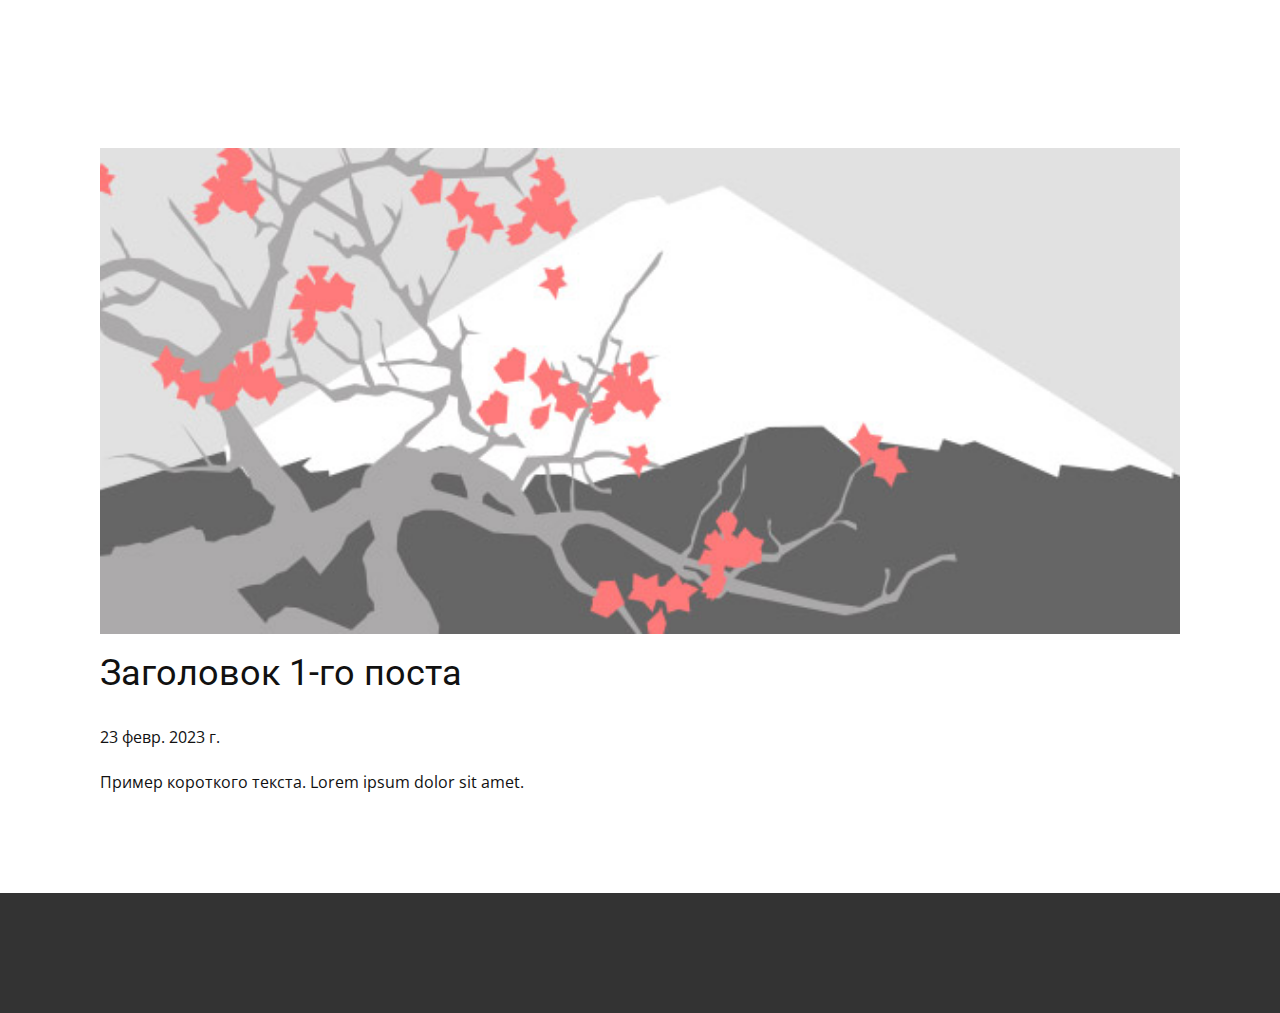
<file: blog/пост.html>
<!DOCTYPE html>
<html style="font-size: 16px;" lang="ru"><head>
    <meta name="viewport" content="width=device-width, initial-scale=1.0">
    <meta charset="utf-8">
    <meta name="keywords" content="Заголовок 1-го поста">
    <meta name="description" content="">
    <title>Заголовок 1-го поста</title>
    <link rel="stylesheet" href="../nicepage.css" media="screen">
<link rel="stylesheet" href="../Post-Template.css" media="screen">
    <script class="u-script" type="text/javascript" src="../jquery.js" defer=""></script>
    <script class="u-script" type="text/javascript" src="../nicepage.js" defer=""></script>
    <meta name="generator" content="Nicepage 5.5.0, nicepage.com">
    <link id="u-theme-google-font" rel="stylesheet" href="https://fonts.googleapis.com/css?family=Roboto:100,100i,300,300i,400,400i,500,500i,700,700i,900,900i|Open+Sans:300,300i,400,400i,500,500i,600,600i,700,700i,800,800i">
    
    
    
    <script type="application/ld+json">{
		"@context": "http://schema.org",
		"@type": "Organization",
		"name": "Site1"
}</script>
    <meta name="theme-color" content="#478ac9">
  <meta data-intl-tel-input-cdn-path="intlTelInput/"></head>
  <body class="u-body u-xl-mode" data-lang="ru"><header class="u-clearfix u-header u-header" id="sec-5e05"><div class="u-clearfix u-sheet u-sheet-1"></div></header>
    <section class="u-align-center u-clearfix u-section-1" id="sec-1d45">
      <div class="u-clearfix u-sheet u-valign-middle-md u-valign-middle-sm u-valign-middle-xs u-sheet-1"><!--post_details--><!--post_details_options_json--><!--{"source":""}--><!--/post_details_options_json--><!--blog_post-->
        <div class="u-container-style u-expanded-width u-post-details u-post-details-1">
          <div class="u-container-layout u-valign-middle u-container-layout-1"><!--blog_post_image-->
            <img alt="" class="u-blog-control u-expanded-width u-image u-image-default u-image-1" src="../images/0fd3416c.jpeg"><!--/blog_post_image--><!--blog_post_header-->
            <h2 class="u-blog-control u-text u-text-1">Заголовок 1-го поста</h2><!--/blog_post_header--><!--blog_post_metadata-->
            <div class="u-blog-control u-metadata u-metadata-1"><!--blog_post_metadata_date-->
              <span class="u-meta-date u-meta-icon">23 февр. 2023 г.</span><!--/blog_post_metadata_date--><!--blog_post_metadata_category-->
              <!--/blog_post_metadata_category--><!--blog_post_metadata_comments-->
              <!--/blog_post_metadata_comments-->
            </div><!--/blog_post_metadata--><!--blog_post_content-->
            <div class="u-align-justify u-blog-control u-post-content u-text u-text-2 fr-view">
  Пример короткого текста. Lorem ipsum dolor sit amet.
  </div><!--/blog_post_content-->
          </div>
        </div><!--/blog_post--><!--/post_details-->
      </div>
    </section>
    
    
    
    <footer class="u-align-center u-clearfix u-footer u-grey-80 u-footer" id="sec-13b6"><div class="u-clearfix u-sheet u-sheet-1"></div></footer>
  
</body></html>
</file>
<file: Главная.css>
.u-section-1 {
  background-image: url("images/serdtse_liubov_ruki_170041_2560x1440.jpg");
  background-position: 50% 50%;
}

.u-section-1 .u-sheet-1 {
  min-height: 831px;
}

.u-section-1 .u-layout-wrap-1 {
  width: 1140px;
  margin: 120px auto 60px;
}

.u-section-1 .u-layout-cell-1 {
  min-height: 671px;
}

.u-section-1 .u-container-layout-1 {
  padding-left: 30px;
  padding-top: 30px;
  padding-right: 30px;
}

.u-section-1 .u-text-1 {
  font-style: italic;
  margin: 47px 0 0;
}

.u-section-1 .u-image-1 {
  height: 338px;
  margin-top: 36px;
  margin-bottom: 0;
  transition-duration: 0.25s;
  text-shadow: 0px 0px 0px rgba(0,0,0,0);
  object-position: 58.8% 50%;
  transform: translateX(0px) translateY(0px) scale(1) rotate(0deg);
}

.u-section-1 .u-layout-cell-2 {
  min-height: 646px;
}

.u-section-1 .u-container-layout-2 {
  padding-bottom: 30px;
}

.u-section-1 .u-image-2 {
  height: 596px;
  margin-top: 0;
  margin-bottom: 0;
  transition-duration: 0.25s;
  text-shadow: 0px 0px 0px rgba(0,0,0,0);
  object-position: 59.68% 50%;
  transform: translateX(0px) translateY(0px) scale(1) rotate(0deg);
}

.u-section-1 .u-layout-cell-3 {
  background-image: none;
  min-height: 671px;
}

.u-section-1 .u-container-layout-3 {
  padding-right: 15px;
  padding-left: 15px;
  padding-top: 0;
}

.u-section-1 .u-image-3 {
  height: 340px;
  transition-duration: 0.25s;
  text-shadow: 0px 0px 0px rgba(0,0,0,0);
  object-position: 28.27% 50%;
  transform: translateX(0px) translateY(0px) scale(1) rotate(0deg);
  margin: 0 15px;
}

.u-section-1 .u-text-2 {
  font-style: italic;
  margin: 25px 0 0;
}

.u-section-1 .u-btn-1 {
  background-image: none;
  padding: 0;
}

@media (max-width: 1199px) {
   .u-section-1 {
    background-position: 100% 50%;
  }

  .u-section-1 .u-sheet-1 {
    min-height: 567px;
  }

  .u-section-1 .u-layout-wrap-1 {
    width: 940px;
  }

  .u-section-1 .u-layout-cell-1 {
    min-height: 553px;
  }

  .u-section-1 .u-text-1 {
    width: auto;
    margin-right: 60px;
  }

  .u-section-1 .u-image-1 {
    height: 268px;
  }

  .u-section-1 .u-layout-cell-2 {
    min-height: 533px;
  }

  .u-section-1 .u-image-2 {
    height: 491px;
  }

  .u-section-1 .u-layout-cell-3 {
    min-height: 553px;
  }

  .u-section-1 .u-image-3 {
    height: 275px;
    margin-right: initial;
    margin-left: initial;
  }
}

@media (max-width: 991px) {
  .u-section-1 .u-sheet-1 {
    min-height: 422px;
  }

  .u-section-1 .u-layout-wrap-1 {
    width: 720px;
  }

  .u-section-1 .u-layout-cell-1 {
    min-height: 100px;
  }

  .u-section-1 .u-text-1 {
    margin-right: 20px;
  }

  .u-section-1 .u-image-1 {
    height: 190px;
  }

  .u-section-1 .u-layout-cell-2 {
    min-height: 408px;
  }

  .u-section-1 .u-image-2 {
    height: 376px;
  }

  .u-section-1 .u-layout-cell-3 {
    min-height: 100px;
  }

  .u-section-1 .u-image-3 {
    height: 204px;
    margin-right: initial;
    margin-left: initial;
  }

  .u-section-1 .u-text-2 {
    margin-bottom: -78px;
  }
}

@media (max-width: 767px) {
  .u-section-1 .u-sheet-1 {
    min-height: 1032px;
  }

  .u-section-1 .u-layout-wrap-1 {
    width: 490px;
    margin-right: 0;
  }

  .u-section-1 .u-container-layout-1 {
    padding-left: 10px;
    padding-right: 10px;
  }

  .u-section-1 .u-image-1 {
    height: 504px;
  }

  .u-section-1 .u-layout-cell-2 {
    min-height: 918px;
  }

  .u-section-1 .u-image-2 {
    height: 565px;
  }

  .u-section-1 .u-container-layout-3 {
    padding-right: 10px;
    padding-left: 10px;
  }

  .u-section-1 .u-image-3 {
    height: 506px;
    margin-right: initial;
    margin-left: initial;
  }
}

@media (max-width: 575px) {
  .u-section-1 .u-sheet-1 {
    min-height: 692px;
  }

  .u-section-1 .u-layout-wrap-1 {
    width: 340px;
    margin-right: auto;
  }

  .u-section-1 .u-image-1 {
    height: 343px;
  }

  .u-section-1 .u-layout-cell-2 {
    min-height: 578px;
  }

  .u-section-1 .u-image-2 {
    height: 392px;
  }

  .u-section-1 .u-image-3 {
    height: 376px;
    margin-right: initial;
    margin-left: initial;
  }
}

.u-section-1 .u-image-1,
.u-section-1 .u-image-1:before,
.u-section-1 .u-image-1 > .u-container-layout:before {
  transition-property: fill, color, background-color, stroke-width, border-style, border-width, border-top-width, border-left-width, border-right-width, border-bottom-width, custom-border, borders, box-shadow, text-shadow, opacity, border-radius, stroke, border-color, font-size, font-style, font-weight, text-decoration, letter-spacing, transform, background-image, image-zoom, background-size, background-position;
}

.u-section-1 .u-image-1.u-image-1.u-image-1:hover {
  box-shadow: 2px 2px 8px 0px rgba(128,128,128,1) !important;
  border-radius: 20px !important;
  transform: translateX(0px) translateY(0px) scale(1.1) rotate(0deg) !important;
  text-shadow: 0px 0px 0px rgba(0,0,0,0) !important;
}

.u-section-1 .u-image-1 {
  border-color: transparent !important;
}

.u-section-1 .u-image-1.u-image-1.u-image-1.hover {
  box-shadow: 2px 2px 8px 0px rgba(128,128,128,1) !important;
  border-radius: 20px !important;
  transform: translateX(0px) translateY(0px) scale(1.1) rotate(0deg) !important;
  text-shadow: 0px 0px 0px rgba(0,0,0,0) !important;
}

.u-section-1 .u-image-1 {
  border-color: transparent !important;
}

.u-section-1 .u-container-layout:hover .u-image-1 {
  transform: rotate(0deg) scale(1) translateX(0px) translateY(0px) !important;
}

.u-container-layout.hover .u-section-1 .u-image-1 {
  transform: rotate(0deg) scale(1) translateX(0px) translateY(0px) !important;
}

.u-section-1 .u-image-2,
.u-section-1 .u-image-2:before,
.u-section-1 .u-image-2 > .u-container-layout:before {
  transition-property: fill, color, background-color, stroke-width, border-style, border-width, border-top-width, border-left-width, border-right-width, border-bottom-width, custom-border, borders, box-shadow, text-shadow, opacity, border-radius, stroke, border-color, font-size, font-style, font-weight, text-decoration, letter-spacing, transform, background-image, image-zoom, background-size, background-position;
}

.u-section-1 .u-image-2 {
  border-color: transparent !important;
}

.u-section-1 .u-image-2.u-image-2.u-image-2:hover {
  box-shadow: 2px 2px 8px 0px rgba(128,128,128,1) !important;
  border-radius: 20px !important;
  transform: translateX(0px) translateY(0px) scale(1.1) rotate(0deg) !important;
  text-shadow: 0px 0px 0px rgba(0,0,0,0) !important;
}

.u-section-1 .u-image-2 {
  border-color: transparent !important;
}

.u-section-1 .u-image-2.u-image-2.u-image-2.hover {
  box-shadow: 2px 2px 8px 0px rgba(128,128,128,1) !important;
  border-radius: 20px !important;
  transform: translateX(0px) translateY(0px) scale(1.1) rotate(0deg) !important;
  text-shadow: 0px 0px 0px rgba(0,0,0,0) !important;
}

.u-section-1 .u-container-layout:hover .u-image-2 {
  transform: rotate(0deg) scale(1) translateX(0px) translateY(0px) !important;
  box-shadow: -2px 0px 0px 0px rgba(0,0,0,0) !important;
}

.u-container-layout.hover .u-section-1 .u-image-2 {
  transform: rotate(0deg) scale(1) translateX(0px) translateY(0px) !important;
  box-shadow: -2px 0px 0px 0px rgba(0,0,0,0) !important;
}

.u-section-1 .u-image-3,
.u-section-1 .u-image-3:before,
.u-section-1 .u-image-3 > .u-container-layout:before {
  transition-property: fill, color, background-color, stroke-width, border-style, border-width, border-top-width, border-left-width, border-right-width, border-bottom-width, custom-border, borders, box-shadow, text-shadow, opacity, border-radius, stroke, border-color, font-size, font-style, font-weight, text-decoration, letter-spacing, transform, background-image, image-zoom, background-size, background-position;
}

.u-section-1 .u-image-3.u-image-3.u-image-3:hover {
  box-shadow: 2px 2px 8px 0px rgba(128,128,128,1) !important;
  border-radius: 20px !important;
  transform: translateX(0px) translateY(0px) scale(1.1) rotate(0deg) !important;
  text-shadow: 0px 0px 0px rgba(0,0,0,0) !important;
}

.u-section-1 .u-image-3 {
  border-color: transparent !important;
}

.u-section-1 .u-image-3.u-image-3.u-image-3.hover {
  box-shadow: 2px 2px 8px 0px rgba(128,128,128,1) !important;
  border-radius: 20px !important;
  transform: translateX(0px) translateY(0px) scale(1.1) rotate(0deg) !important;
  text-shadow: 0px 0px 0px rgba(0,0,0,0) !important;
}

.u-section-1 .u-image-3 {
  border-color: transparent !important;
}

.u-section-1 .u-container-layout:hover .u-image-3 {
  transform: rotate(0deg) scale(1) translateX(0px) translateY(0px) !important;
}

.u-container-layout.hover .u-section-1 .u-image-3 {
  transform: rotate(0deg) scale(1) translateX(0px) translateY(0px) !important;
}
</file>
<file: Blog-Template.css>
.u-section-1 .u-sheet-1 {
  min-height: 561px;
}

.u-section-1 .u-repeater-1 {
  margin-top: 60px;
  margin-bottom: 60px;
  min-height: 441px;
  grid-template-columns: calc(33.3333% - 15px) calc(33.3333% - 15px) calc(33.3333% - 15px);
  height: auto;
  grid-gap: 22px;
}

.u-section-1 .u-repeater-item-1 {
  background-image: none;
}

.u-section-1 .u-container-layout-1 {
  padding: 30px 20px;
}

.u-section-1 .u-text-1 {
  margin-top: 0;
  margin-bottom: 0;
}

.u-section-1 .u-image-1 {
  height: 222px;
  margin-top: 17px;
  margin-bottom: 0;
}

.u-section-1 .u-text-2 {
  margin-top: 20px;
  margin-bottom: 0;
}

.u-section-1 .u-btn-1 {
  background-image: none;
  border-style: none none solid;
  margin: 17px auto 0 0;
  padding: 0;
}

.u-section-1 .u-container-layout-2 {
  padding: 30px 20px;
}

.u-section-1 .u-text-3 {
  margin-top: 0;
  margin-bottom: 0;
}

.u-section-1 .u-image-2 {
  height: 222px;
  margin-top: 17px;
  margin-bottom: 0;
}

.u-section-1 .u-text-4 {
  margin-top: 20px;
  margin-bottom: 0;
}

.u-section-1 .u-btn-2 {
  background-image: none;
  border-style: none none solid;
  margin: 17px auto 0 0;
  padding: 0;
}

.u-section-1 .u-container-layout-3 {
  padding: 30px 20px;
}

.u-section-1 .u-text-5 {
  margin-top: 0;
  margin-bottom: 0;
}

.u-section-1 .u-image-3 {
  height: 222px;
  margin-top: 17px;
  margin-bottom: 0;
}

.u-section-1 .u-text-6 {
  margin-top: 20px;
  margin-bottom: 0;
}

.u-section-1 .u-btn-3 {
  background-image: none;
  border-style: none none solid;
  margin: 17px auto 0 0;
  padding: 0;
}

@media (max-width: 1199px) {
  .u-section-1 .u-sheet-1 {
    min-height: 484px;
  }

  .u-section-1 .u-repeater-1 {
    min-height: 364px;
    grid-template-columns: repeat(3, calc(33.333333333333336% - 15px));
  }
}

@media (max-width: 991px) {
  .u-section-1 .u-sheet-1 {
    min-height: 956px;
  }

  .u-section-1 .u-repeater-1 {
    min-height: 836px;
    grid-template-columns: repeat(2, calc(50% - 11.25px));
  }
}

@media (max-width: 767px) {
  .u-section-1 .u-repeater-1 {
    grid-template-columns: 100%;
  }

  .u-section-1 .u-container-layout-1 {
    padding-left: 10px;
    padding-right: 10px;
  }

  .u-section-1 .u-image-1 {
    height: 278px;
  }

  .u-section-1 .u-container-layout-2 {
    padding-left: 10px;
    padding-right: 10px;
  }

  .u-section-1 .u-image-2 {
    height: 278px;
  }

  .u-section-1 .u-container-layout-3 {
    padding-left: 10px;
    padding-right: 10px;
  }

  .u-section-1 .u-image-3 {
    height: 278px;
  }
}
</file>
<file: Post-Template.css>
.u-section-1 .u-sheet-1 {
  min-height: 835px;
}

.u-section-1 .u-post-details-1 {
  min-height: 375px;
  margin-top: 60px;
  margin-bottom: -10px;
}

.u-section-1 .u-container-layout-1 {
  padding: 30px;
}

.u-section-1 .u-image-1 {
  height: 486px;
  margin-top: 0;
  margin-bottom: 0;
  margin-left: 0;
}

.u-section-1 .u-text-1 {
  margin-top: 20px;
  margin-bottom: 0;
  margin-left: 0;
}

.u-section-1 .u-metadata-1 {
  margin-top: 30px;
  margin-bottom: 0;
  margin-left: 0;
}

.u-section-1 .u-text-2 {
  margin-bottom: 0;
  margin-top: 20px;
  margin-left: 0;
}

@media (max-width: 1199px) {
  .u-section-1 .u-image-1 {
    margin-left: initial;
  }
}

@media (max-width: 991px) {
  .u-section-1 .u-sheet-1 {
    min-height: 782px;
  }

  .u-section-1 .u-post-details-1 {
    margin-bottom: 60px;
  }

  .u-section-1 .u-image-1 {
    height: 423px;
    margin-left: initial;
  }
}

@media (max-width: 767px) {
  .u-section-1 .u-sheet-1 {
    min-height: 722px;
  }

  .u-section-1 .u-container-layout-1 {
    padding-left: 10px;
    padding-right: 10px;
  }

  .u-section-1 .u-image-1 {
    height: 354px;
    margin-top: 9px;
    margin-left: initial;
  }
}

@media (max-width: 575px) {
  .u-section-1 .u-sheet-1 {
    min-height: 656px;
  }

  .u-section-1 .u-image-1 {
    height: 275px;
    margin-left: initial;
  }
}
</file>
